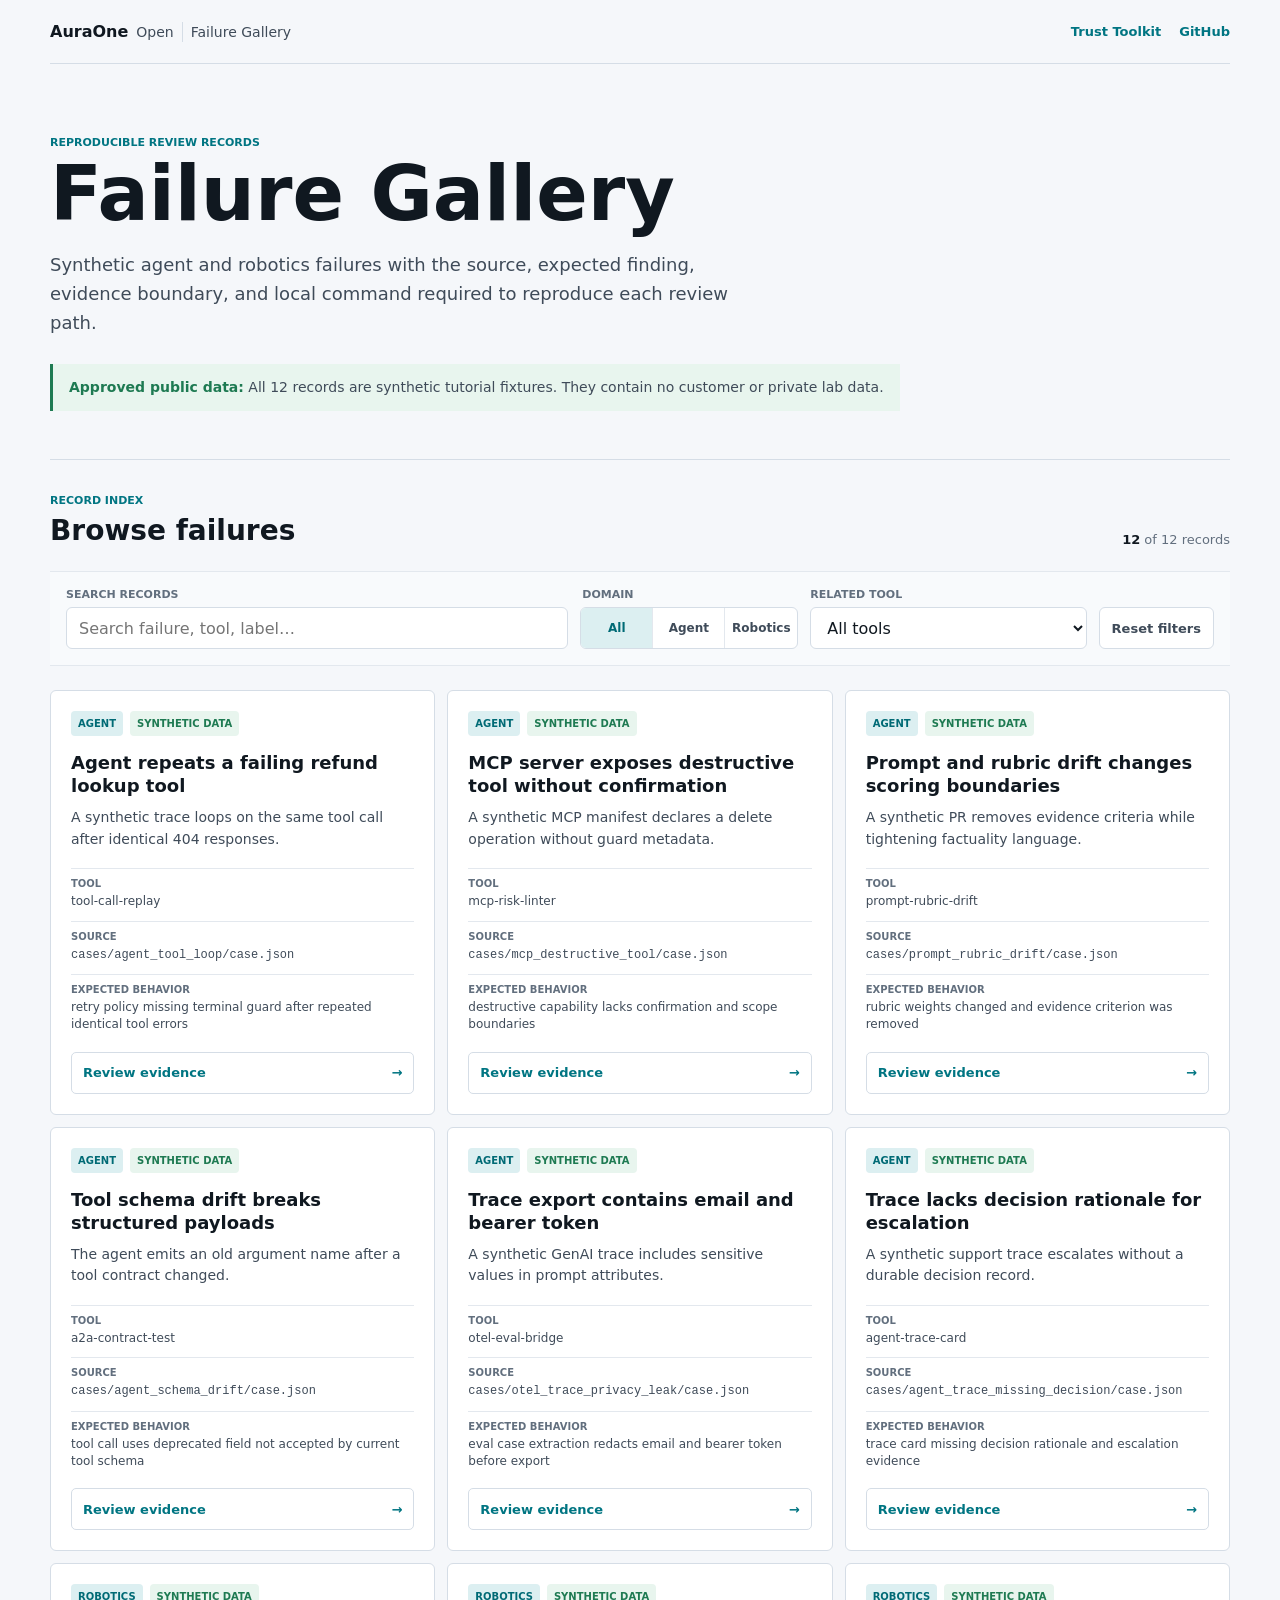
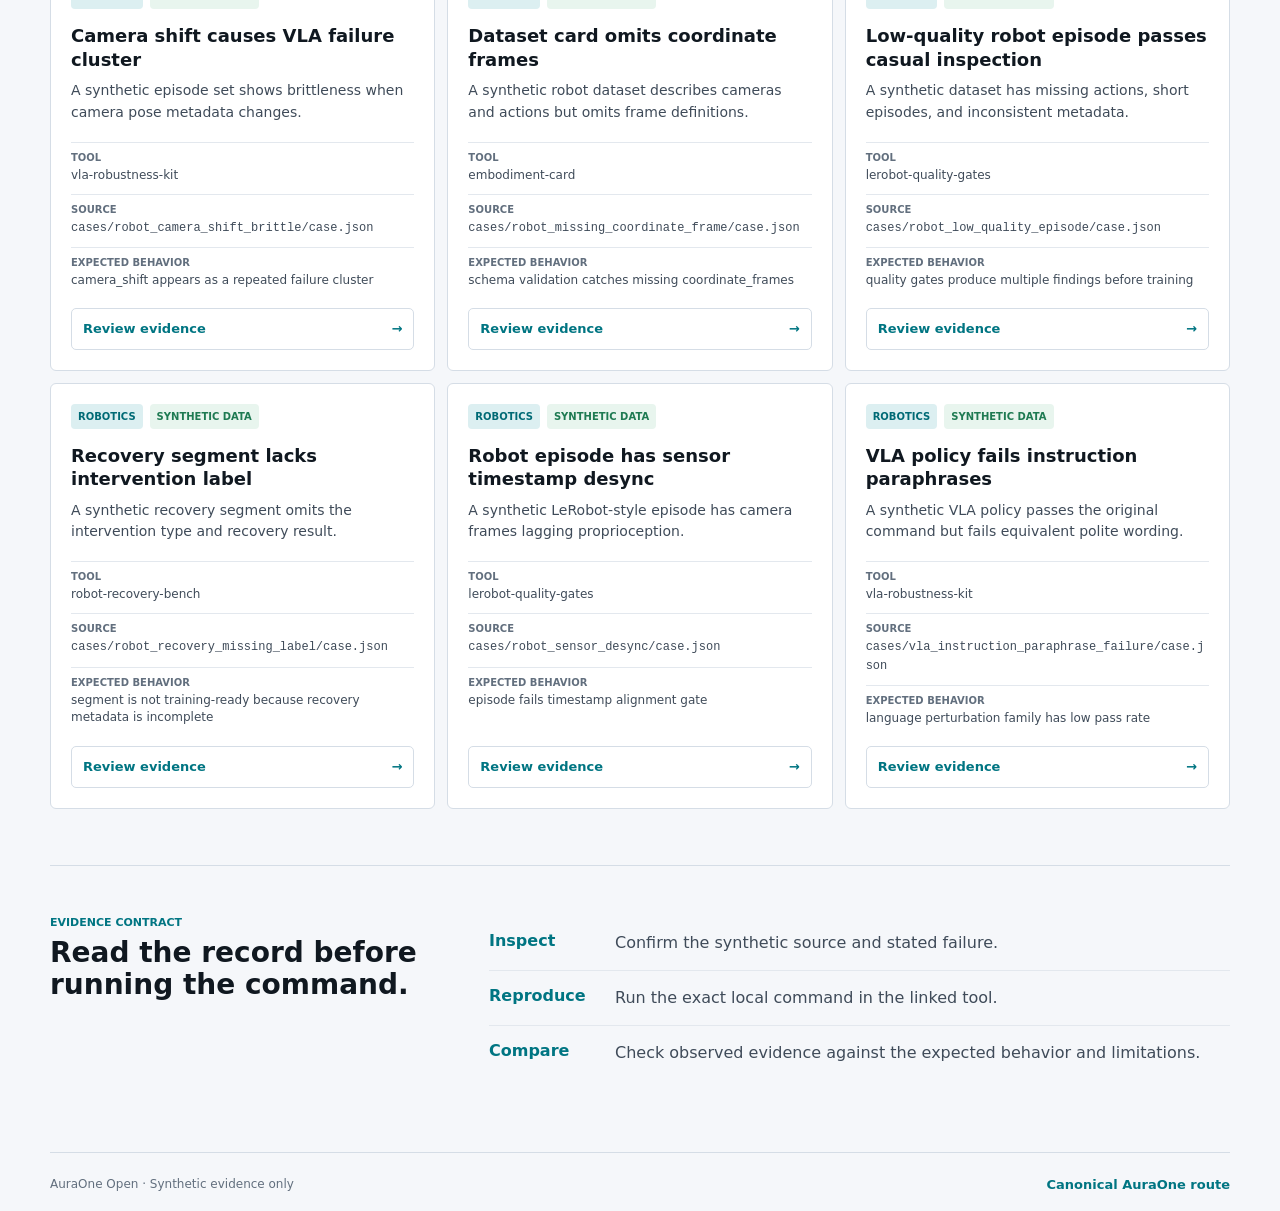
<file: docs/index.html>
<!doctype html>
<html lang="en">
<head>
  <meta charset="utf-8">
  <meta name="viewport" content="width=device-width, initial-scale=1">
  <meta name="description" content="AuraOne Failure Gallery publishes synthetic agent and robotics failures with reproducible local commands and review evidence.">
  <meta name="color-scheme" content="light">
  <title>Failure Gallery | AuraOne Open</title>
  <style>
* {
  box-sizing: border-box;
}

[hidden] {
  display: none !important;
}

:root {
  color-scheme: light;
  --canvas: #f5f7fa;
  --canvas-subtle: #f8fafc;
  --surface: #ffffff;
  --surface-inset: #eef2f6;
  --surface-hover: #f0f4f7;
  --surface-selected: #dceff1;
  --text: #101820;
  --text-secondary: #3f4b59;
  --text-muted: #626f7e;
  --text-faint: #8a95a3;
  --brand: #007582;
  --brand-hover: #006a75;
  --focus: #0b6cff;
  --border: #e3e8ee;
  --border-strong: #d5dde6;
  --border-emphasis: #b8c3cf;
  --success: #1e7a52;
  --success-bg: #e8f5ee;
  --warning: #8b5b00;
  --warning-bg: #fff5dc;
  font-family: Inter, ui-sans-serif, system-ui, -apple-system, BlinkMacSystemFont, "Segoe UI", sans-serif;
}

html {
  min-width: 320px;
  scroll-behavior: smooth;
  background: var(--canvas);
}

body {
  min-width: 320px;
  margin: 0;
  overflow-x: hidden;
  background: var(--canvas);
  color: var(--text);
}

button,
input,
select,
a {
  color: inherit;
  font: inherit;
  letter-spacing: 0;
}

button {
  cursor: pointer;
}

a {
  text-decoration: none;
}

:focus-visible {
  outline: 3px solid color-mix(in srgb, var(--focus) 28%, transparent);
  outline-offset: 2px;
}

.skip-link {
  position: fixed;
  top: 8px;
  left: 8px;
  z-index: 20;
  transform: translateY(-140%);
  border-radius: 4px;
  background: var(--text);
  color: white;
  padding: 10px 14px;
}

.skip-link:focus {
  transform: translateY(0);
}

.site-header,
main,
.site-footer {
  width: min(1180px, calc(100% - 40px));
  margin: 0 auto;
}

.site-header {
  display: flex;
  align-items: center;
  justify-content: space-between;
  gap: 20px;
  min-height: 64px;
  border-bottom: 1px solid var(--border-strong);
}

.brand,
.site-header nav,
.case-card__meta,
.case-action,
.dialog-shell > footer,
.site-footer {
  display: flex;
  align-items: center;
}

.brand {
  gap: 8px;
  min-width: 0;
  color: var(--text-secondary);
  font-size: 14px;
}

.brand strong {
  color: var(--text);
  font-size: 16px;
}

.brand-divider {
  width: 1px;
  height: 20px;
  background: var(--border-strong);
}

.site-header nav {
  gap: 18px;
}

.site-header nav a,
.site-footer a {
  color: var(--brand);
  font-size: 13px;
  font-weight: 700;
}

.intro {
  max-width: 850px;
  padding: 72px 0 48px;
}

.eyebrow {
  margin: 0 0 8px;
  color: var(--brand);
  font-size: 11px;
  font-weight: 800;
  text-transform: uppercase;
}

h1,
h2,
h3,
p,
dl,
dd {
  margin: 0;
}

h1 {
  font-size: 76px;
  line-height: 0.98;
}

.lede {
  max-width: 720px;
  margin-top: 20px;
  color: var(--text-secondary);
  font-size: 18px;
  line-height: 1.6;
}

.disclosure {
  margin-top: 26px;
  border-left: 3px solid var(--success);
  background: var(--success-bg);
  padding: 13px 16px;
  color: var(--text-secondary);
  font-size: 14px;
  line-height: 1.5;
}

.disclosure strong {
  color: var(--success);
}

.catalog {
  padding: 34px 0 56px;
  border-top: 1px solid var(--border-strong);
}

.catalog-heading {
  display: flex;
  align-items: end;
  justify-content: space-between;
  gap: 20px;
}

.catalog-heading h2,
.method h2 {
  font-size: 28px;
  line-height: 1.15;
}

.result-count {
  color: var(--text-muted);
  font-size: 13px;
}

.result-count strong {
  color: var(--text);
}

.filters {
  display: grid;
  grid-template-columns: minmax(220px, 1fr) auto minmax(190px, 0.55fr) auto;
  gap: 12px;
  align-items: end;
  margin: 24px 0;
  border-block: 1px solid var(--border);
  background: var(--canvas-subtle);
  padding: 16px;
}

.filters label > span,
.filters legend {
  display: block;
  margin-bottom: 6px;
  color: var(--text-muted);
  font-size: 11px;
  font-weight: 700;
  text-transform: uppercase;
}

.filters fieldset {
  min-width: 0;
  margin: 0;
  border: 0;
  padding: 0;
}

.search-field input,
.select-field select,
.reset-button {
  width: 100%;
  min-height: 42px;
  border: 1px solid var(--border-strong);
  border-radius: 6px;
  background: var(--surface);
  padding: 0 12px;
}

.search-field input:focus,
.select-field select:focus {
  border-color: var(--focus);
}

.segmented-control {
  display: grid;
  grid-template-columns: repeat(3, minmax(72px, 1fr));
  min-height: 42px;
  border: 1px solid var(--border-strong);
  border-radius: 6px;
  overflow: hidden;
  background: var(--surface);
}

.segmented-control label {
  position: relative;
  margin: 0;
}

.segmented-control input {
  position: absolute;
  opacity: 0;
}

.segmented-control label > span {
  display: grid;
  height: 40px;
  margin: 0;
  place-items: center;
  border-right: 1px solid var(--border);
  color: var(--text-secondary);
  font-size: 12px;
  font-weight: 700;
  text-transform: none;
}

.segmented-control label:last-child > span {
  border-right: 0;
}

.segmented-control input:checked + span {
  background: var(--surface-selected);
  color: var(--brand-hover);
}

.segmented-control input:focus-visible + span {
  outline: 3px solid color-mix(in srgb, var(--focus) 28%, transparent);
  outline-offset: -3px;
}

.reset-button {
  width: auto;
  color: var(--text-secondary);
  font-size: 13px;
  font-weight: 700;
}

.reset-button:hover {
  background: var(--surface-hover);
}

.case-grid {
  display: grid;
  grid-template-columns: repeat(3, minmax(0, 1fr));
  gap: 12px;
}

.case-card {
  display: flex;
  min-width: 0;
  flex-direction: column;
  border: 1px solid var(--border-strong);
  border-radius: 6px;
  background: var(--surface);
  padding: 20px;
}

.case-card:hover {
  border-color: var(--border-emphasis);
}

.case-card__meta {
  flex-wrap: wrap;
  gap: 7px;
}

.domain-label,
.data-label {
  display: inline-flex;
  align-items: center;
  min-height: 25px;
  border-radius: 4px;
  padding: 0 7px;
  font-size: 10px;
  font-weight: 800;
  text-transform: uppercase;
}

.domain-label {
  background: var(--surface-selected);
  color: var(--brand-hover);
}

.data-label {
  background: var(--success-bg);
  color: var(--success);
}

.case-card h2 {
  margin-top: 15px;
  overflow-wrap: anywhere;
  font-size: 18px;
  line-height: 1.3;
}

.case-card > p {
  margin-top: 9px;
  color: var(--text-secondary);
  font-size: 14px;
  line-height: 1.55;
}

.case-card dl {
  display: grid;
  gap: 10px;
  margin: 18px 0;
}

.case-card dl div {
  border-top: 1px solid var(--border);
  padding-top: 9px;
}

.case-card dt,
.record-section h3 {
  color: var(--text-muted);
  font-size: 10px;
  font-weight: 800;
  text-transform: uppercase;
}

.case-card dd {
  margin-top: 4px;
  overflow-wrap: anywhere;
  color: var(--text-secondary);
  font-size: 12px;
  line-height: 1.45;
}

code {
  font-family: "IBM Plex Mono", "SFMono-Regular", Menlo, Consolas, monospace;
}

.case-action {
  justify-content: space-between;
  width: 100%;
  min-height: 42px;
  margin-top: auto;
  border: 1px solid var(--border-strong);
  border-radius: 5px;
  background: var(--surface);
  padding: 0 11px;
  color: var(--brand);
  font-size: 13px;
  font-weight: 750;
}

.case-action:hover {
  border-color: var(--brand);
  background: var(--surface-selected);
}

.no-results {
  border: 1px dashed var(--border-emphasis);
  border-radius: 6px;
  padding: 48px 20px;
  color: var(--text-secondary);
  text-align: center;
}

.no-results p {
  margin-top: 6px;
  color: var(--text-muted);
  font-size: 13px;
}

.method {
  display: grid;
  grid-template-columns: minmax(0, 0.7fr) minmax(0, 1.3fr);
  gap: 40px;
  padding: 50px 0 72px;
  border-top: 1px solid var(--border-strong);
}

.method ol {
  display: grid;
  gap: 0;
  margin: 0;
  padding: 0;
  list-style: none;
}

.method li {
  display: grid;
  grid-template-columns: 110px minmax(0, 1fr);
  gap: 16px;
  border-top: 1px solid var(--border);
  padding: 15px 0;
}

.method li:first-child {
  border-top: 0;
}

.method li strong {
  color: var(--brand);
}

.method li span {
  color: var(--text-secondary);
  line-height: 1.5;
}

.site-footer {
  justify-content: space-between;
  gap: 20px;
  min-height: 64px;
  border-top: 1px solid var(--border-strong);
  color: var(--text-muted);
  font-size: 12px;
}

.case-dialog {
  width: min(760px, calc(100% - 24px));
  max-height: calc(100vh - 24px);
  margin: auto;
  overflow: hidden;
  border: 1px solid var(--border-emphasis);
  border-radius: 8px;
  background: var(--surface);
  padding: 0;
  color: var(--text);
}

.case-dialog::backdrop {
  background: rgb(16 24 32 / 0.52);
}

.dialog-shell {
  display: grid;
  grid-template-rows: auto minmax(0, 1fr) auto;
  max-height: calc(100vh - 24px);
}

.dialog-shell > header {
  display: flex;
  align-items: flex-start;
  justify-content: space-between;
  gap: 16px;
  border-bottom: 1px solid var(--border);
  padding: 20px 22px;
}

.dialog-shell > header h2 {
  font-size: 22px;
  line-height: 1.25;
}

.icon-button {
  display: grid;
  flex: 0 0 auto;
  width: 40px;
  height: 40px;
  place-items: center;
  border: 1px solid var(--border-strong);
  border-radius: 5px;
  background: var(--surface);
  font-size: 24px;
  line-height: 1;
}

.dialog-body {
  display: grid;
  gap: 20px;
  overflow-y: auto;
  padding: 22px;
}

.record-grid {
  display: grid;
  grid-template-columns: repeat(2, minmax(0, 1fr));
  gap: 10px;
}

.record-section {
  min-width: 0;
  border-left: 2px solid var(--border-strong);
  padding-left: 12px;
}

.record-section p {
  margin-top: 5px;
  overflow-wrap: anywhere;
  color: var(--text-secondary);
  font-size: 14px;
  line-height: 1.55;
}

.record-section.limitations {
  border-left-color: #dfc273;
  background: var(--warning-bg);
  padding: 12px 14px;
}

.command-block {
  display: grid;
  grid-template-columns: minmax(0, 1fr) auto;
  margin-top: 8px;
  overflow: hidden;
  border-radius: 6px;
  background: #111820;
}

.command-block code {
  overflow-x: auto;
  padding: 14px;
  color: #e8eef5;
  font-size: 12px;
  line-height: 1.5;
  white-space: nowrap;
}

.command-block button {
  min-width: 108px;
  border: 0;
  border-left: 1px solid #3f4b59;
  background: #1c2732;
  color: white;
  font-size: 12px;
  font-weight: 700;
}

.dialog-shell > footer {
  justify-content: space-between;
  gap: 12px;
  border-top: 1px solid var(--border);
  background: var(--canvas-subtle);
  padding: 14px 22px;
}

.dialog-shell > footer a {
  color: var(--brand);
  font-size: 13px;
  font-weight: 700;
}

.secondary-button {
  min-height: 40px;
  border: 1px solid var(--border-strong);
  border-radius: 5px;
  background: var(--surface);
  padding: 0 14px;
  font-weight: 700;
}

@media (max-width: 940px) {
  .filters {
    grid-template-columns: 1fr 1fr;
  }

  .case-grid {
    grid-template-columns: repeat(2, minmax(0, 1fr));
  }
}

@media (max-width: 680px) {
  .site-header,
  main,
  .site-footer {
    width: min(100% - 24px, 1180px);
  }

  .site-header {
    align-items: flex-start;
    flex-direction: column;
    padding: 13px 0;
  }

  .site-header nav {
    flex-wrap: wrap;
  }

  .intro {
    padding: 48px 0 36px;
  }

  h1 {
    font-size: 44px;
  }

  .catalog-heading,
  .method,
  .site-footer {
    align-items: flex-start;
    grid-template-columns: 1fr;
  }

  .catalog-heading {
    flex-direction: column;
  }

  .filters,
  .case-grid {
    grid-template-columns: 1fr;
  }

  .filters {
    padding: 12px;
  }

  .search-field input,
  .select-field select,
  .reset-button,
  .segmented-control,
  .case-action {
    min-height: 44px;
  }

  .method {
    gap: 20px;
  }

  .site-footer {
    display: grid;
    padding: 16px 0;
  }

  .record-grid {
    grid-template-columns: 1fr;
  }

  .command-block {
    grid-template-columns: 1fr;
  }

  .command-block button {
    min-height: 44px;
    border-top: 1px solid #3f4b59;
    border-left: 0;
  }
}

@media (max-width: 400px) {
  .brand {
    flex-wrap: wrap;
  }

  .segmented-control {
    grid-template-columns: 1fr;
  }

  .segmented-control label > span {
    border-right: 0;
    border-bottom: 1px solid var(--border);
  }

  .segmented-control label:last-child > span {
    border-bottom: 0;
  }

  .dialog-shell > header,
  .dialog-body,
  .dialog-shell > footer {
    padding-inline: 14px;
  }
}

@media (prefers-reduced-motion: reduce) {
  html {
    scroll-behavior: auto;
  }
}

  </style>
</head>
<body>
  <a class="skip-link" href="#case-index">Skip to failure records</a>
  <header class="site-header">
    <a class="brand" href="https://www.auraone.ai/open">
      <strong>AuraOne</strong>
      <span>Open</span>
      <span class="brand-divider" aria-hidden="true"></span>
      <span>Failure Gallery</span>
    </a>
    <nav aria-label="Open source links">
      <a href="https://www.auraone.ai/open/trust-toolkit">Trust Toolkit</a>
      <a href="https://github.com/auraoneai/failure-gallery">GitHub</a>
    </nav>
  </header>

  <main>
    <section class="intro" aria-labelledby="page-title">
      <p class="eyebrow">Reproducible review records</p>
      <h1 id="page-title">Failure Gallery</h1>
      <p class="lede">
        Synthetic agent and robotics failures with the source, expected finding,
        evidence boundary, and local command required to reproduce each review path.
      </p>
      <div class="disclosure" role="note">
        <strong>Approved public data:</strong>
        All 12 records are synthetic tutorial fixtures. They contain no customer or private lab data.
      </div>
    </section>

    <section class="catalog" id="case-index" aria-labelledby="catalog-title">
      <div class="catalog-heading">
        <div>
          <p class="eyebrow">Record index</p>
          <h2 id="catalog-title">Browse failures</h2>
        </div>
        <p class="result-count" aria-live="polite"><strong data-visible-count>12</strong> of 12 records</p>
      </div>

      <form class="filters" role="search" data-filters>
        <label class="search-field">
          <span>Search records</span>
          <input type="search" name="query" placeholder="Search failure, tool, label…" autocomplete="off">
        </label>
        <fieldset>
          <legend>Domain</legend>
          <div class="segmented-control">
            <label><input type="radio" name="domain" value="all" checked><span>All</span></label>
            <label><input type="radio" name="domain" value="agent"><span>Agent</span></label>
            <label><input type="radio" name="domain" value="robotics"><span>Robotics</span></label>
          </div>
        </fieldset>
        <label class="select-field">
          <span>Related tool</span>
          <select name="tool">
            <option value="all">All tools</option>
          <option value="a2a-contract-test">a2a-contract-test</option>
          <option value="agent-trace-card">agent-trace-card</option>
          <option value="embodiment-card">embodiment-card</option>
          <option value="lerobot-quality-gates">lerobot-quality-gates</option>
          <option value="mcp-risk-linter">mcp-risk-linter</option>
          <option value="otel-eval-bridge">otel-eval-bridge</option>
          <option value="prompt-rubric-drift">prompt-rubric-drift</option>
          <option value="robot-recovery-bench">robot-recovery-bench</option>
          <option value="tool-call-replay">tool-call-replay</option>
          <option value="vla-robustness-kit">vla-robustness-kit</option>
          </select>
        </label>
        <button class="reset-button" type="reset">Reset filters</button>
      </form>

      <div class="case-grid" data-case-grid>

      <article class="case-card" id="agent_tool_loop" data-case data-domain="agent" data-tool="tool-call-replay" data-search="agent_tool_loop agent agent repeats a failing refund lookup tool a synthetic trace loops on the same tool call after identical 404 responses. tool-call-loop retry policy missing terminal guard after repeated identical tool errors tool-call-replay">
        <div class="case-card__meta">
          <span class="domain-label">agent</span>
          <span class="data-label">Synthetic data</span>
        </div>
        <h2>Agent repeats a failing refund lookup tool</h2>
        <p>A synthetic trace loops on the same tool call after identical 404 responses.</p>
        <dl>
          <div><dt>Tool</dt><dd>tool-call-replay</dd></div>
          <div><dt>Source</dt><dd><code>cases/agent_tool_loop/case.json</code></dd></div>
          <div><dt>Expected behavior</dt><dd>retry policy missing terminal guard after repeated identical tool errors</dd></div>
        </dl>
        <button class="case-action" type="button" data-open-case="agent_tool_loop" aria-haspopup="dialog">
          Review evidence
          <span aria-hidden="true">→</span>
        </button>
      </article>

      <article class="case-card" id="mcp_destructive_tool" data-case data-domain="agent" data-tool="mcp-risk-linter" data-search="mcp_destructive_tool agent mcp server exposes destructive tool without confirmation a synthetic mcp manifest declares a delete operation without guard metadata. mcp-risk destructive capability lacks confirmation and scope boundaries mcp-risk-linter">
        <div class="case-card__meta">
          <span class="domain-label">agent</span>
          <span class="data-label">Synthetic data</span>
        </div>
        <h2>MCP server exposes destructive tool without confirmation</h2>
        <p>A synthetic MCP manifest declares a delete operation without guard metadata.</p>
        <dl>
          <div><dt>Tool</dt><dd>mcp-risk-linter</dd></div>
          <div><dt>Source</dt><dd><code>cases/mcp_destructive_tool/case.json</code></dd></div>
          <div><dt>Expected behavior</dt><dd>destructive capability lacks confirmation and scope boundaries</dd></div>
        </dl>
        <button class="case-action" type="button" data-open-case="mcp_destructive_tool" aria-haspopup="dialog">
          Review evidence
          <span aria-hidden="true">→</span>
        </button>
      </article>

      <article class="case-card" id="prompt_rubric_drift" data-case data-domain="agent" data-tool="prompt-rubric-drift" data-search="prompt_rubric_drift agent prompt and rubric drift changes scoring boundaries a synthetic pr removes evidence criteria while tightening factuality language. rubric-drift rubric weights changed and evidence criterion was removed prompt-rubric-drift">
        <div class="case-card__meta">
          <span class="domain-label">agent</span>
          <span class="data-label">Synthetic data</span>
        </div>
        <h2>Prompt and rubric drift changes scoring boundaries</h2>
        <p>A synthetic PR removes evidence criteria while tightening factuality language.</p>
        <dl>
          <div><dt>Tool</dt><dd>prompt-rubric-drift</dd></div>
          <div><dt>Source</dt><dd><code>cases/prompt_rubric_drift/case.json</code></dd></div>
          <div><dt>Expected behavior</dt><dd>rubric weights changed and evidence criterion was removed</dd></div>
        </dl>
        <button class="case-action" type="button" data-open-case="prompt_rubric_drift" aria-haspopup="dialog">
          Review evidence
          <span aria-hidden="true">→</span>
        </button>
      </article>

      <article class="case-card" id="agent_schema_drift" data-case data-domain="agent" data-tool="a2a-contract-test" data-search="agent_schema_drift agent tool schema drift breaks structured payloads the agent emits an old argument name after a tool contract changed. schema-drift tool call uses deprecated field not accepted by current tool schema a2a-contract-test">
        <div class="case-card__meta">
          <span class="domain-label">agent</span>
          <span class="data-label">Synthetic data</span>
        </div>
        <h2>Tool schema drift breaks structured payloads</h2>
        <p>The agent emits an old argument name after a tool contract changed.</p>
        <dl>
          <div><dt>Tool</dt><dd>a2a-contract-test</dd></div>
          <div><dt>Source</dt><dd><code>cases/agent_schema_drift/case.json</code></dd></div>
          <div><dt>Expected behavior</dt><dd>tool call uses deprecated field not accepted by current tool schema</dd></div>
        </dl>
        <button class="case-action" type="button" data-open-case="agent_schema_drift" aria-haspopup="dialog">
          Review evidence
          <span aria-hidden="true">→</span>
        </button>
      </article>

      <article class="case-card" id="otel_trace_privacy_leak" data-case data-domain="agent" data-tool="otel-eval-bridge" data-search="otel_trace_privacy_leak agent trace export contains email and bearer token a synthetic genai trace includes sensitive values in prompt attributes. trace-redaction eval case extraction redacts email and bearer token before export otel-eval-bridge">
        <div class="case-card__meta">
          <span class="domain-label">agent</span>
          <span class="data-label">Synthetic data</span>
        </div>
        <h2>Trace export contains email and bearer token</h2>
        <p>A synthetic GenAI trace includes sensitive values in prompt attributes.</p>
        <dl>
          <div><dt>Tool</dt><dd>otel-eval-bridge</dd></div>
          <div><dt>Source</dt><dd><code>cases/otel_trace_privacy_leak/case.json</code></dd></div>
          <div><dt>Expected behavior</dt><dd>eval case extraction redacts email and bearer token before export</dd></div>
        </dl>
        <button class="case-action" type="button" data-open-case="otel_trace_privacy_leak" aria-haspopup="dialog">
          Review evidence
          <span aria-hidden="true">→</span>
        </button>
      </article>

      <article class="case-card" id="agent_trace_missing_decision" data-case data-domain="agent" data-tool="agent-trace-card" data-search="agent_trace_missing_decision agent trace lacks decision rationale for escalation a synthetic support trace escalates without a durable decision record. trace-card-gap trace card missing decision rationale and escalation evidence agent-trace-card">
        <div class="case-card__meta">
          <span class="domain-label">agent</span>
          <span class="data-label">Synthetic data</span>
        </div>
        <h2>Trace lacks decision rationale for escalation</h2>
        <p>A synthetic support trace escalates without a durable decision record.</p>
        <dl>
          <div><dt>Tool</dt><dd>agent-trace-card</dd></div>
          <div><dt>Source</dt><dd><code>cases/agent_trace_missing_decision/case.json</code></dd></div>
          <div><dt>Expected behavior</dt><dd>trace card missing decision rationale and escalation evidence</dd></div>
        </dl>
        <button class="case-action" type="button" data-open-case="agent_trace_missing_decision" aria-haspopup="dialog">
          Review evidence
          <span aria-hidden="true">→</span>
        </button>
      </article>

      <article class="case-card" id="robot_camera_shift_brittle" data-case data-domain="robotics" data-tool="vla-robustness-kit" data-search="robot_camera_shift_brittle robotics camera shift causes vla failure cluster a synthetic episode set shows brittleness when camera pose metadata changes. vision-robustness camera_shift appears as a repeated failure cluster vla-robustness-kit">
        <div class="case-card__meta">
          <span class="domain-label">robotics</span>
          <span class="data-label">Synthetic data</span>
        </div>
        <h2>Camera shift causes VLA failure cluster</h2>
        <p>A synthetic episode set shows brittleness when camera pose metadata changes.</p>
        <dl>
          <div><dt>Tool</dt><dd>vla-robustness-kit</dd></div>
          <div><dt>Source</dt><dd><code>cases/robot_camera_shift_brittle/case.json</code></dd></div>
          <div><dt>Expected behavior</dt><dd>camera_shift appears as a repeated failure cluster</dd></div>
        </dl>
        <button class="case-action" type="button" data-open-case="robot_camera_shift_brittle" aria-haspopup="dialog">
          Review evidence
          <span aria-hidden="true">→</span>
        </button>
      </article>

      <article class="case-card" id="robot_missing_coordinate_frame" data-case data-domain="robotics" data-tool="embodiment-card" data-search="robot_missing_coordinate_frame robotics dataset card omits coordinate frames a synthetic robot dataset describes cameras and actions but omits frame definitions. embodiment-metadata-gap schema validation catches missing coordinate_frames embodiment-card">
        <div class="case-card__meta">
          <span class="domain-label">robotics</span>
          <span class="data-label">Synthetic data</span>
        </div>
        <h2>Dataset card omits coordinate frames</h2>
        <p>A synthetic robot dataset describes cameras and actions but omits frame definitions.</p>
        <dl>
          <div><dt>Tool</dt><dd>embodiment-card</dd></div>
          <div><dt>Source</dt><dd><code>cases/robot_missing_coordinate_frame/case.json</code></dd></div>
          <div><dt>Expected behavior</dt><dd>schema validation catches missing coordinate_frames</dd></div>
        </dl>
        <button class="case-action" type="button" data-open-case="robot_missing_coordinate_frame" aria-haspopup="dialog">
          Review evidence
          <span aria-hidden="true">→</span>
        </button>
      </article>

      <article class="case-card" id="robot_low_quality_episode" data-case data-domain="robotics" data-tool="lerobot-quality-gates" data-search="robot_low_quality_episode robotics low-quality robot episode passes casual inspection a synthetic dataset has missing actions, short episodes, and inconsistent metadata. dataset-quality quality gates produce multiple findings before training lerobot-quality-gates">
        <div class="case-card__meta">
          <span class="domain-label">robotics</span>
          <span class="data-label">Synthetic data</span>
        </div>
        <h2>Low-quality robot episode passes casual inspection</h2>
        <p>A synthetic dataset has missing actions, short episodes, and inconsistent metadata.</p>
        <dl>
          <div><dt>Tool</dt><dd>lerobot-quality-gates</dd></div>
          <div><dt>Source</dt><dd><code>cases/robot_low_quality_episode/case.json</code></dd></div>
          <div><dt>Expected behavior</dt><dd>quality gates produce multiple findings before training</dd></div>
        </dl>
        <button class="case-action" type="button" data-open-case="robot_low_quality_episode" aria-haspopup="dialog">
          Review evidence
          <span aria-hidden="true">→</span>
        </button>
      </article>

      <article class="case-card" id="robot_recovery_missing_label" data-case data-domain="robotics" data-tool="robot-recovery-bench" data-search="robot_recovery_missing_label robotics recovery segment lacks intervention label a synthetic recovery segment omits the intervention type and recovery result. recovery-label-gap segment is not training-ready because recovery metadata is incomplete robot-recovery-bench">
        <div class="case-card__meta">
          <span class="domain-label">robotics</span>
          <span class="data-label">Synthetic data</span>
        </div>
        <h2>Recovery segment lacks intervention label</h2>
        <p>A synthetic recovery segment omits the intervention type and recovery result.</p>
        <dl>
          <div><dt>Tool</dt><dd>robot-recovery-bench</dd></div>
          <div><dt>Source</dt><dd><code>cases/robot_recovery_missing_label/case.json</code></dd></div>
          <div><dt>Expected behavior</dt><dd>segment is not training-ready because recovery metadata is incomplete</dd></div>
        </dl>
        <button class="case-action" type="button" data-open-case="robot_recovery_missing_label" aria-haspopup="dialog">
          Review evidence
          <span aria-hidden="true">→</span>
        </button>
      </article>

      <article class="case-card" id="robot_sensor_desync" data-case data-domain="robotics" data-tool="lerobot-quality-gates" data-search="robot_sensor_desync robotics robot episode has sensor timestamp desync a synthetic lerobot-style episode has camera frames lagging proprioception. sensor-desync episode fails timestamp alignment gate lerobot-quality-gates">
        <div class="case-card__meta">
          <span class="domain-label">robotics</span>
          <span class="data-label">Synthetic data</span>
        </div>
        <h2>Robot episode has sensor timestamp desync</h2>
        <p>A synthetic LeRobot-style episode has camera frames lagging proprioception.</p>
        <dl>
          <div><dt>Tool</dt><dd>lerobot-quality-gates</dd></div>
          <div><dt>Source</dt><dd><code>cases/robot_sensor_desync/case.json</code></dd></div>
          <div><dt>Expected behavior</dt><dd>episode fails timestamp alignment gate</dd></div>
        </dl>
        <button class="case-action" type="button" data-open-case="robot_sensor_desync" aria-haspopup="dialog">
          Review evidence
          <span aria-hidden="true">→</span>
        </button>
      </article>

      <article class="case-card" id="vla_instruction_paraphrase_failure" data-case data-domain="robotics" data-tool="vla-robustness-kit" data-search="vla_instruction_paraphrase_failure robotics vla policy fails instruction paraphrases a synthetic vla policy passes the original command but fails equivalent polite wording. language-robustness language perturbation family has low pass rate vla-robustness-kit">
        <div class="case-card__meta">
          <span class="domain-label">robotics</span>
          <span class="data-label">Synthetic data</span>
        </div>
        <h2>VLA policy fails instruction paraphrases</h2>
        <p>A synthetic VLA policy passes the original command but fails equivalent polite wording.</p>
        <dl>
          <div><dt>Tool</dt><dd>vla-robustness-kit</dd></div>
          <div><dt>Source</dt><dd><code>cases/vla_instruction_paraphrase_failure/case.json</code></dd></div>
          <div><dt>Expected behavior</dt><dd>language perturbation family has low pass rate</dd></div>
        </dl>
        <button class="case-action" type="button" data-open-case="vla_instruction_paraphrase_failure" aria-haspopup="dialog">
          Review evidence
          <span aria-hidden="true">→</span>
        </button>
      </article>
      </div>
      <div class="no-results" data-no-results hidden>
        <strong>No matching records</strong>
        <p>Clear filters or search for a domain, tool, review label, or expected finding.</p>
      </div>
    </section>

    <section class="method" aria-labelledby="method-title">
      <div>
        <p class="eyebrow">Evidence contract</p>
        <h2 id="method-title">Read the record before running the command.</h2>
      </div>
      <ol>
        <li><strong>Inspect</strong><span>Confirm the synthetic source and stated failure.</span></li>
        <li><strong>Reproduce</strong><span>Run the exact local command in the linked tool.</span></li>
        <li><strong>Compare</strong><span>Check observed evidence against the expected behavior and limitations.</span></li>
      </ol>
    </section>
  </main>

  <footer class="site-footer">
    <span>AuraOne Open · Synthetic evidence only</span>
    <a href="https://www.auraone.ai/open/robotics-studio/failure-gallery">Canonical AuraOne route</a>
  </footer>


    <dialog class="case-dialog" id="dialog-agent_tool_loop" aria-labelledby="dialog-agent_tool_loop-title">
      <div class="dialog-shell">
        <header>
          <div>
            <p class="eyebrow">agent failure record</p>
            <h2 id="dialog-agent_tool_loop-title">Agent repeats a failing refund lookup tool</h2>
          </div>
          <button class="icon-button" type="button" data-close-dialog aria-label="Close failure record">×</button>
        </header>
        <div class="dialog-body">
          <section class="record-section" aria-labelledby="failure-agent_tool_loop">
            <h3 id="failure-agent_tool_loop">Failure</h3>
            <p>A synthetic trace loops on the same tool call after identical 404 responses.</p>
          </section>
          <div class="record-grid">
            <section class="record-section">
              <h3>Domain</h3>
              <p>agent</p>
            </section>
            <section class="record-section">
              <h3>Related tool</h3>
              <p>tool-call-replay</p>
            </section>
            <section class="record-section">
              <h3>Review label</h3>
              <p><code>tool-call-loop</code></p>
            </section>
            <section class="record-section">
              <h3>Source</h3>
              <p><code>cases/agent_tool_loop/case.json</code></p>
            </section>
          </div>
          <section class="record-section">
            <h3>Expected behavior</h3>
            <p>retry policy missing terminal guard after repeated identical tool errors</p>
          </section>
          <section class="record-section">
            <h3>Evidence</h3>
            <p>
              The fixture is designed to produce the <code>tool-call-loop</code>
              finding when reviewed with tool-call-replay. Compare the tool output with the expected
              behavior above; no production result is asserted by this gallery.
            </p>
          </section>
          <section class="record-section">
            <h3>Reproduce locally</h3>
            <div class="command-block">
              <code>tool-call-replay run examples/failed_refund_trace.json --scenario examples/refund_scenario.yaml</code>
              <button type="button" data-copy-command="tool-call-replay run examples/failed_refund_trace.json --scenario examples/refund_scenario.yaml">Copy command</button>
            </div>
          </section>
          <section class="record-section limitations">
            <h3>Limitations</h3>
            <p>Synthetic tutorial evidence only. This record does not represent a customer incident, production benchmark, or validated model comparison.</p>
          </section>
        </div>
        <footer>
          <a href="#agent_tool_loop" data-copy-record-link>Link to this record</a>
          <button class="secondary-button" type="button" data-close-dialog>Done</button>
        </footer>
      </div>
    </dialog>

    <dialog class="case-dialog" id="dialog-mcp_destructive_tool" aria-labelledby="dialog-mcp_destructive_tool-title">
      <div class="dialog-shell">
        <header>
          <div>
            <p class="eyebrow">agent failure record</p>
            <h2 id="dialog-mcp_destructive_tool-title">MCP server exposes destructive tool without confirmation</h2>
          </div>
          <button class="icon-button" type="button" data-close-dialog aria-label="Close failure record">×</button>
        </header>
        <div class="dialog-body">
          <section class="record-section" aria-labelledby="failure-mcp_destructive_tool">
            <h3 id="failure-mcp_destructive_tool">Failure</h3>
            <p>A synthetic MCP manifest declares a delete operation without guard metadata.</p>
          </section>
          <div class="record-grid">
            <section class="record-section">
              <h3>Domain</h3>
              <p>agent</p>
            </section>
            <section class="record-section">
              <h3>Related tool</h3>
              <p>mcp-risk-linter</p>
            </section>
            <section class="record-section">
              <h3>Review label</h3>
              <p><code>mcp-risk</code></p>
            </section>
            <section class="record-section">
              <h3>Source</h3>
              <p><code>cases/mcp_destructive_tool/case.json</code></p>
            </section>
          </div>
          <section class="record-section">
            <h3>Expected behavior</h3>
            <p>destructive capability lacks confirmation and scope boundaries</p>
          </section>
          <section class="record-section">
            <h3>Evidence</h3>
            <p>
              The fixture is designed to produce the <code>mcp-risk</code>
              finding when reviewed with mcp-risk-linter. Compare the tool output with the expected
              behavior above; no production result is asserted by this gallery.
            </p>
          </section>
          <section class="record-section">
            <h3>Reproduce locally</h3>
            <div class="command-block">
              <code>mcp-risk-linter lint examples/risky_server.json --out report.md</code>
              <button type="button" data-copy-command="mcp-risk-linter lint examples/risky_server.json --out report.md">Copy command</button>
            </div>
          </section>
          <section class="record-section limitations">
            <h3>Limitations</h3>
            <p>Synthetic tutorial evidence only. This record does not represent a customer incident, production benchmark, or validated model comparison.</p>
          </section>
        </div>
        <footer>
          <a href="#mcp_destructive_tool" data-copy-record-link>Link to this record</a>
          <button class="secondary-button" type="button" data-close-dialog>Done</button>
        </footer>
      </div>
    </dialog>

    <dialog class="case-dialog" id="dialog-prompt_rubric_drift" aria-labelledby="dialog-prompt_rubric_drift-title">
      <div class="dialog-shell">
        <header>
          <div>
            <p class="eyebrow">agent failure record</p>
            <h2 id="dialog-prompt_rubric_drift-title">Prompt and rubric drift changes scoring boundaries</h2>
          </div>
          <button class="icon-button" type="button" data-close-dialog aria-label="Close failure record">×</button>
        </header>
        <div class="dialog-body">
          <section class="record-section" aria-labelledby="failure-prompt_rubric_drift">
            <h3 id="failure-prompt_rubric_drift">Failure</h3>
            <p>A synthetic PR removes evidence criteria while tightening factuality language.</p>
          </section>
          <div class="record-grid">
            <section class="record-section">
              <h3>Domain</h3>
              <p>agent</p>
            </section>
            <section class="record-section">
              <h3>Related tool</h3>
              <p>prompt-rubric-drift</p>
            </section>
            <section class="record-section">
              <h3>Review label</h3>
              <p><code>rubric-drift</code></p>
            </section>
            <section class="record-section">
              <h3>Source</h3>
              <p><code>cases/prompt_rubric_drift/case.json</code></p>
            </section>
          </div>
          <section class="record-section">
            <h3>Expected behavior</h3>
            <p>rubric weights changed and evidence criterion was removed</p>
          </section>
          <section class="record-section">
            <h3>Evidence</h3>
            <p>
              The fixture is designed to produce the <code>rubric-drift</code>
              finding when reviewed with prompt-rubric-drift. Compare the tool output with the expected
              behavior above; no production result is asserted by this gallery.
            </p>
          </section>
          <section class="record-section">
            <h3>Reproduce locally</h3>
            <div class="command-block">
              <code>prompt-rubric-drift compare examples/before examples/after --out report.md</code>
              <button type="button" data-copy-command="prompt-rubric-drift compare examples/before examples/after --out report.md">Copy command</button>
            </div>
          </section>
          <section class="record-section limitations">
            <h3>Limitations</h3>
            <p>Synthetic tutorial evidence only. This record does not represent a customer incident, production benchmark, or validated model comparison.</p>
          </section>
        </div>
        <footer>
          <a href="#prompt_rubric_drift" data-copy-record-link>Link to this record</a>
          <button class="secondary-button" type="button" data-close-dialog>Done</button>
        </footer>
      </div>
    </dialog>

    <dialog class="case-dialog" id="dialog-agent_schema_drift" aria-labelledby="dialog-agent_schema_drift-title">
      <div class="dialog-shell">
        <header>
          <div>
            <p class="eyebrow">agent failure record</p>
            <h2 id="dialog-agent_schema_drift-title">Tool schema drift breaks structured payloads</h2>
          </div>
          <button class="icon-button" type="button" data-close-dialog aria-label="Close failure record">×</button>
        </header>
        <div class="dialog-body">
          <section class="record-section" aria-labelledby="failure-agent_schema_drift">
            <h3 id="failure-agent_schema_drift">Failure</h3>
            <p>The agent emits an old argument name after a tool contract changed.</p>
          </section>
          <div class="record-grid">
            <section class="record-section">
              <h3>Domain</h3>
              <p>agent</p>
            </section>
            <section class="record-section">
              <h3>Related tool</h3>
              <p>a2a-contract-test</p>
            </section>
            <section class="record-section">
              <h3>Review label</h3>
              <p><code>schema-drift</code></p>
            </section>
            <section class="record-section">
              <h3>Source</h3>
              <p><code>cases/agent_schema_drift/case.json</code></p>
            </section>
          </div>
          <section class="record-section">
            <h3>Expected behavior</h3>
            <p>tool call uses deprecated field not accepted by current tool schema</p>
          </section>
          <section class="record-section">
            <h3>Evidence</h3>
            <p>
              The fixture is designed to produce the <code>schema-drift</code>
              finding when reviewed with a2a-contract-test. Compare the tool output with the expected
              behavior above; no production result is asserted by this gallery.
            </p>
          </section>
          <section class="record-section">
            <h3>Reproduce locally</h3>
            <div class="command-block">
              <code>a2a-contract-test run --agent-card examples/failing_agent/agent-card.json</code>
              <button type="button" data-copy-command="a2a-contract-test run --agent-card examples/failing_agent/agent-card.json">Copy command</button>
            </div>
          </section>
          <section class="record-section limitations">
            <h3>Limitations</h3>
            <p>Synthetic tutorial evidence only. This record does not represent a customer incident, production benchmark, or validated model comparison.</p>
          </section>
        </div>
        <footer>
          <a href="#agent_schema_drift" data-copy-record-link>Link to this record</a>
          <button class="secondary-button" type="button" data-close-dialog>Done</button>
        </footer>
      </div>
    </dialog>

    <dialog class="case-dialog" id="dialog-otel_trace_privacy_leak" aria-labelledby="dialog-otel_trace_privacy_leak-title">
      <div class="dialog-shell">
        <header>
          <div>
            <p class="eyebrow">agent failure record</p>
            <h2 id="dialog-otel_trace_privacy_leak-title">Trace export contains email and bearer token</h2>
          </div>
          <button class="icon-button" type="button" data-close-dialog aria-label="Close failure record">×</button>
        </header>
        <div class="dialog-body">
          <section class="record-section" aria-labelledby="failure-otel_trace_privacy_leak">
            <h3 id="failure-otel_trace_privacy_leak">Failure</h3>
            <p>A synthetic GenAI trace includes sensitive values in prompt attributes.</p>
          </section>
          <div class="record-grid">
            <section class="record-section">
              <h3>Domain</h3>
              <p>agent</p>
            </section>
            <section class="record-section">
              <h3>Related tool</h3>
              <p>otel-eval-bridge</p>
            </section>
            <section class="record-section">
              <h3>Review label</h3>
              <p><code>trace-redaction</code></p>
            </section>
            <section class="record-section">
              <h3>Source</h3>
              <p><code>cases/otel_trace_privacy_leak/case.json</code></p>
            </section>
          </div>
          <section class="record-section">
            <h3>Expected behavior</h3>
            <p>eval case extraction redacts email and bearer token before export</p>
          </section>
          <section class="record-section">
            <h3>Evidence</h3>
            <p>
              The fixture is designed to produce the <code>trace-redaction</code>
              finding when reviewed with otel-eval-bridge. Compare the tool output with the expected
              behavior above; no production result is asserted by this gallery.
            </p>
          </section>
          <section class="record-section">
            <h3>Reproduce locally</h3>
            <div class="command-block">
              <code>otel-eval-bridge extract examples/genai_trace.json --out eval_cases.jsonl</code>
              <button type="button" data-copy-command="otel-eval-bridge extract examples/genai_trace.json --out eval_cases.jsonl">Copy command</button>
            </div>
          </section>
          <section class="record-section limitations">
            <h3>Limitations</h3>
            <p>Synthetic tutorial evidence only. This record does not represent a customer incident, production benchmark, or validated model comparison.</p>
          </section>
        </div>
        <footer>
          <a href="#otel_trace_privacy_leak" data-copy-record-link>Link to this record</a>
          <button class="secondary-button" type="button" data-close-dialog>Done</button>
        </footer>
      </div>
    </dialog>

    <dialog class="case-dialog" id="dialog-agent_trace_missing_decision" aria-labelledby="dialog-agent_trace_missing_decision-title">
      <div class="dialog-shell">
        <header>
          <div>
            <p class="eyebrow">agent failure record</p>
            <h2 id="dialog-agent_trace_missing_decision-title">Trace lacks decision rationale for escalation</h2>
          </div>
          <button class="icon-button" type="button" data-close-dialog aria-label="Close failure record">×</button>
        </header>
        <div class="dialog-body">
          <section class="record-section" aria-labelledby="failure-agent_trace_missing_decision">
            <h3 id="failure-agent_trace_missing_decision">Failure</h3>
            <p>A synthetic support trace escalates without a durable decision record.</p>
          </section>
          <div class="record-grid">
            <section class="record-section">
              <h3>Domain</h3>
              <p>agent</p>
            </section>
            <section class="record-section">
              <h3>Related tool</h3>
              <p>agent-trace-card</p>
            </section>
            <section class="record-section">
              <h3>Review label</h3>
              <p><code>trace-card-gap</code></p>
            </section>
            <section class="record-section">
              <h3>Source</h3>
              <p><code>cases/agent_trace_missing_decision/case.json</code></p>
            </section>
          </div>
          <section class="record-section">
            <h3>Expected behavior</h3>
            <p>trace card missing decision rationale and escalation evidence</p>
          </section>
          <section class="record-section">
            <h3>Evidence</h3>
            <p>
              The fixture is designed to produce the <code>trace-card-gap</code>
              finding when reviewed with agent-trace-card. Compare the tool output with the expected
              behavior above; no production result is asserted by this gallery.
            </p>
          </section>
          <section class="record-section">
            <h3>Reproduce locally</h3>
            <div class="command-block">
              <code>agent-trace-card generate examples/support_trace.json --out card.md</code>
              <button type="button" data-copy-command="agent-trace-card generate examples/support_trace.json --out card.md">Copy command</button>
            </div>
          </section>
          <section class="record-section limitations">
            <h3>Limitations</h3>
            <p>Synthetic tutorial evidence only. This record does not represent a customer incident, production benchmark, or validated model comparison.</p>
          </section>
        </div>
        <footer>
          <a href="#agent_trace_missing_decision" data-copy-record-link>Link to this record</a>
          <button class="secondary-button" type="button" data-close-dialog>Done</button>
        </footer>
      </div>
    </dialog>

    <dialog class="case-dialog" id="dialog-robot_camera_shift_brittle" aria-labelledby="dialog-robot_camera_shift_brittle-title">
      <div class="dialog-shell">
        <header>
          <div>
            <p class="eyebrow">robotics failure record</p>
            <h2 id="dialog-robot_camera_shift_brittle-title">Camera shift causes VLA failure cluster</h2>
          </div>
          <button class="icon-button" type="button" data-close-dialog aria-label="Close failure record">×</button>
        </header>
        <div class="dialog-body">
          <section class="record-section" aria-labelledby="failure-robot_camera_shift_brittle">
            <h3 id="failure-robot_camera_shift_brittle">Failure</h3>
            <p>A synthetic episode set shows brittleness when camera pose metadata changes.</p>
          </section>
          <div class="record-grid">
            <section class="record-section">
              <h3>Domain</h3>
              <p>robotics</p>
            </section>
            <section class="record-section">
              <h3>Related tool</h3>
              <p>vla-robustness-kit</p>
            </section>
            <section class="record-section">
              <h3>Review label</h3>
              <p><code>vision-robustness</code></p>
            </section>
            <section class="record-section">
              <h3>Source</h3>
              <p><code>cases/robot_camera_shift_brittle/case.json</code></p>
            </section>
          </div>
          <section class="record-section">
            <h3>Expected behavior</h3>
            <p>camera_shift appears as a repeated failure cluster</p>
          </section>
          <section class="record-section">
            <h3>Evidence</h3>
            <p>
              The fixture is designed to produce the <code>vision-robustness</code>
              finding when reviewed with vla-robustness-kit. Compare the tool output with the expected
              behavior above; no production result is asserted by this gallery.
            </p>
          </section>
          <section class="record-section">
            <h3>Reproduce locally</h3>
            <div class="command-block">
              <code>vla-robustness-kit run examples/mock_episode_set --policy mock --out report.md</code>
              <button type="button" data-copy-command="vla-robustness-kit run examples/mock_episode_set --policy mock --out report.md">Copy command</button>
            </div>
          </section>
          <section class="record-section limitations">
            <h3>Limitations</h3>
            <p>Synthetic tutorial evidence only. This record does not represent a customer incident, production benchmark, or validated model comparison.</p>
          </section>
        </div>
        <footer>
          <a href="#robot_camera_shift_brittle" data-copy-record-link>Link to this record</a>
          <button class="secondary-button" type="button" data-close-dialog>Done</button>
        </footer>
      </div>
    </dialog>

    <dialog class="case-dialog" id="dialog-robot_missing_coordinate_frame" aria-labelledby="dialog-robot_missing_coordinate_frame-title">
      <div class="dialog-shell">
        <header>
          <div>
            <p class="eyebrow">robotics failure record</p>
            <h2 id="dialog-robot_missing_coordinate_frame-title">Dataset card omits coordinate frames</h2>
          </div>
          <button class="icon-button" type="button" data-close-dialog aria-label="Close failure record">×</button>
        </header>
        <div class="dialog-body">
          <section class="record-section" aria-labelledby="failure-robot_missing_coordinate_frame">
            <h3 id="failure-robot_missing_coordinate_frame">Failure</h3>
            <p>A synthetic robot dataset describes cameras and actions but omits frame definitions.</p>
          </section>
          <div class="record-grid">
            <section class="record-section">
              <h3>Domain</h3>
              <p>robotics</p>
            </section>
            <section class="record-section">
              <h3>Related tool</h3>
              <p>embodiment-card</p>
            </section>
            <section class="record-section">
              <h3>Review label</h3>
              <p><code>embodiment-metadata-gap</code></p>
            </section>
            <section class="record-section">
              <h3>Source</h3>
              <p><code>cases/robot_missing_coordinate_frame/case.json</code></p>
            </section>
          </div>
          <section class="record-section">
            <h3>Expected behavior</h3>
            <p>schema validation catches missing coordinate_frames</p>
          </section>
          <section class="record-section">
            <h3>Evidence</h3>
            <p>
              The fixture is designed to produce the <code>embodiment-metadata-gap</code>
              finding when reviewed with embodiment-card. Compare the tool output with the expected
              behavior above; no production result is asserted by this gallery.
            </p>
          </section>
          <section class="record-section">
            <h3>Reproduce locally</h3>
            <div class="command-block">
              <code>embodiment-card validate examples/mock_so101_card.json</code>
              <button type="button" data-copy-command="embodiment-card validate examples/mock_so101_card.json">Copy command</button>
            </div>
          </section>
          <section class="record-section limitations">
            <h3>Limitations</h3>
            <p>Synthetic tutorial evidence only. This record does not represent a customer incident, production benchmark, or validated model comparison.</p>
          </section>
        </div>
        <footer>
          <a href="#robot_missing_coordinate_frame" data-copy-record-link>Link to this record</a>
          <button class="secondary-button" type="button" data-close-dialog>Done</button>
        </footer>
      </div>
    </dialog>

    <dialog class="case-dialog" id="dialog-robot_low_quality_episode" aria-labelledby="dialog-robot_low_quality_episode-title">
      <div class="dialog-shell">
        <header>
          <div>
            <p class="eyebrow">robotics failure record</p>
            <h2 id="dialog-robot_low_quality_episode-title">Low-quality robot episode passes casual inspection</h2>
          </div>
          <button class="icon-button" type="button" data-close-dialog aria-label="Close failure record">×</button>
        </header>
        <div class="dialog-body">
          <section class="record-section" aria-labelledby="failure-robot_low_quality_episode">
            <h3 id="failure-robot_low_quality_episode">Failure</h3>
            <p>A synthetic dataset has missing actions, short episodes, and inconsistent metadata.</p>
          </section>
          <div class="record-grid">
            <section class="record-section">
              <h3>Domain</h3>
              <p>robotics</p>
            </section>
            <section class="record-section">
              <h3>Related tool</h3>
              <p>lerobot-quality-gates</p>
            </section>
            <section class="record-section">
              <h3>Review label</h3>
              <p><code>dataset-quality</code></p>
            </section>
            <section class="record-section">
              <h3>Source</h3>
              <p><code>cases/robot_low_quality_episode/case.json</code></p>
            </section>
          </div>
          <section class="record-section">
            <h3>Expected behavior</h3>
            <p>quality gates produce multiple findings before training</p>
          </section>
          <section class="record-section">
            <h3>Evidence</h3>
            <p>
              The fixture is designed to produce the <code>dataset-quality</code>
              finding when reviewed with lerobot-quality-gates. Compare the tool output with the expected
              behavior above; no production result is asserted by this gallery.
            </p>
          </section>
          <section class="record-section">
            <h3>Reproduce locally</h3>
            <div class="command-block">
              <code>lerobot-quality-gates check examples/bad_dataset --out report.md</code>
              <button type="button" data-copy-command="lerobot-quality-gates check examples/bad_dataset --out report.md">Copy command</button>
            </div>
          </section>
          <section class="record-section limitations">
            <h3>Limitations</h3>
            <p>Synthetic tutorial evidence only. This record does not represent a customer incident, production benchmark, or validated model comparison.</p>
          </section>
        </div>
        <footer>
          <a href="#robot_low_quality_episode" data-copy-record-link>Link to this record</a>
          <button class="secondary-button" type="button" data-close-dialog>Done</button>
        </footer>
      </div>
    </dialog>

    <dialog class="case-dialog" id="dialog-robot_recovery_missing_label" aria-labelledby="dialog-robot_recovery_missing_label-title">
      <div class="dialog-shell">
        <header>
          <div>
            <p class="eyebrow">robotics failure record</p>
            <h2 id="dialog-robot_recovery_missing_label-title">Recovery segment lacks intervention label</h2>
          </div>
          <button class="icon-button" type="button" data-close-dialog aria-label="Close failure record">×</button>
        </header>
        <div class="dialog-body">
          <section class="record-section" aria-labelledby="failure-robot_recovery_missing_label">
            <h3 id="failure-robot_recovery_missing_label">Failure</h3>
            <p>A synthetic recovery segment omits the intervention type and recovery result.</p>
          </section>
          <div class="record-grid">
            <section class="record-section">
              <h3>Domain</h3>
              <p>robotics</p>
            </section>
            <section class="record-section">
              <h3>Related tool</h3>
              <p>robot-recovery-bench</p>
            </section>
            <section class="record-section">
              <h3>Review label</h3>
              <p><code>recovery-label-gap</code></p>
            </section>
            <section class="record-section">
              <h3>Source</h3>
              <p><code>cases/robot_recovery_missing_label/case.json</code></p>
            </section>
          </div>
          <section class="record-section">
            <h3>Expected behavior</h3>
            <p>segment is not training-ready because recovery metadata is incomplete</p>
          </section>
          <section class="record-section">
            <h3>Evidence</h3>
            <p>
              The fixture is designed to produce the <code>recovery-label-gap</code>
              finding when reviewed with robot-recovery-bench. Compare the tool output with the expected
              behavior above; no production result is asserted by this gallery.
            </p>
          </section>
          <section class="record-section">
            <h3>Reproduce locally</h3>
            <div class="command-block">
              <code>robot-recovery-bench validate examples/mock_invalid_segments.jsonl</code>
              <button type="button" data-copy-command="robot-recovery-bench validate examples/mock_invalid_segments.jsonl">Copy command</button>
            </div>
          </section>
          <section class="record-section limitations">
            <h3>Limitations</h3>
            <p>Synthetic tutorial evidence only. This record does not represent a customer incident, production benchmark, or validated model comparison.</p>
          </section>
        </div>
        <footer>
          <a href="#robot_recovery_missing_label" data-copy-record-link>Link to this record</a>
          <button class="secondary-button" type="button" data-close-dialog>Done</button>
        </footer>
      </div>
    </dialog>

    <dialog class="case-dialog" id="dialog-robot_sensor_desync" aria-labelledby="dialog-robot_sensor_desync-title">
      <div class="dialog-shell">
        <header>
          <div>
            <p class="eyebrow">robotics failure record</p>
            <h2 id="dialog-robot_sensor_desync-title">Robot episode has sensor timestamp desync</h2>
          </div>
          <button class="icon-button" type="button" data-close-dialog aria-label="Close failure record">×</button>
        </header>
        <div class="dialog-body">
          <section class="record-section" aria-labelledby="failure-robot_sensor_desync">
            <h3 id="failure-robot_sensor_desync">Failure</h3>
            <p>A synthetic LeRobot-style episode has camera frames lagging proprioception.</p>
          </section>
          <div class="record-grid">
            <section class="record-section">
              <h3>Domain</h3>
              <p>robotics</p>
            </section>
            <section class="record-section">
              <h3>Related tool</h3>
              <p>lerobot-quality-gates</p>
            </section>
            <section class="record-section">
              <h3>Review label</h3>
              <p><code>sensor-desync</code></p>
            </section>
            <section class="record-section">
              <h3>Source</h3>
              <p><code>cases/robot_sensor_desync/case.json</code></p>
            </section>
          </div>
          <section class="record-section">
            <h3>Expected behavior</h3>
            <p>episode fails timestamp alignment gate</p>
          </section>
          <section class="record-section">
            <h3>Evidence</h3>
            <p>
              The fixture is designed to produce the <code>sensor-desync</code>
              finding when reviewed with lerobot-quality-gates. Compare the tool output with the expected
              behavior above; no production result is asserted by this gallery.
            </p>
          </section>
          <section class="record-section">
            <h3>Reproduce locally</h3>
            <div class="command-block">
              <code>lerobot-quality-gates check examples/bad_dataset --out report.md</code>
              <button type="button" data-copy-command="lerobot-quality-gates check examples/bad_dataset --out report.md">Copy command</button>
            </div>
          </section>
          <section class="record-section limitations">
            <h3>Limitations</h3>
            <p>Synthetic tutorial evidence only. This record does not represent a customer incident, production benchmark, or validated model comparison.</p>
          </section>
        </div>
        <footer>
          <a href="#robot_sensor_desync" data-copy-record-link>Link to this record</a>
          <button class="secondary-button" type="button" data-close-dialog>Done</button>
        </footer>
      </div>
    </dialog>

    <dialog class="case-dialog" id="dialog-vla_instruction_paraphrase_failure" aria-labelledby="dialog-vla_instruction_paraphrase_failure-title">
      <div class="dialog-shell">
        <header>
          <div>
            <p class="eyebrow">robotics failure record</p>
            <h2 id="dialog-vla_instruction_paraphrase_failure-title">VLA policy fails instruction paraphrases</h2>
          </div>
          <button class="icon-button" type="button" data-close-dialog aria-label="Close failure record">×</button>
        </header>
        <div class="dialog-body">
          <section class="record-section" aria-labelledby="failure-vla_instruction_paraphrase_failure">
            <h3 id="failure-vla_instruction_paraphrase_failure">Failure</h3>
            <p>A synthetic VLA policy passes the original command but fails equivalent polite wording.</p>
          </section>
          <div class="record-grid">
            <section class="record-section">
              <h3>Domain</h3>
              <p>robotics</p>
            </section>
            <section class="record-section">
              <h3>Related tool</h3>
              <p>vla-robustness-kit</p>
            </section>
            <section class="record-section">
              <h3>Review label</h3>
              <p><code>language-robustness</code></p>
            </section>
            <section class="record-section">
              <h3>Source</h3>
              <p><code>cases/vla_instruction_paraphrase_failure/case.json</code></p>
            </section>
          </div>
          <section class="record-section">
            <h3>Expected behavior</h3>
            <p>language perturbation family has low pass rate</p>
          </section>
          <section class="record-section">
            <h3>Evidence</h3>
            <p>
              The fixture is designed to produce the <code>language-robustness</code>
              finding when reviewed with vla-robustness-kit. Compare the tool output with the expected
              behavior above; no production result is asserted by this gallery.
            </p>
          </section>
          <section class="record-section">
            <h3>Reproduce locally</h3>
            <div class="command-block">
              <code>vla-robustness-kit run examples/mock_episode_set --policy mock --out report.md</code>
              <button type="button" data-copy-command="vla-robustness-kit run examples/mock_episode_set --policy mock --out report.md">Copy command</button>
            </div>
          </section>
          <section class="record-section limitations">
            <h3>Limitations</h3>
            <p>Synthetic tutorial evidence only. This record does not represent a customer incident, production benchmark, or validated model comparison.</p>
          </section>
        </div>
        <footer>
          <a href="#vla_instruction_paraphrase_failure" data-copy-record-link>Link to this record</a>
          <button class="secondary-button" type="button" data-close-dialog>Done</button>
        </footer>
      </div>
    </dialog>
  <script type="application/json" id="failure-gallery-data">[{"id":"agent_tool_loop","domain":"agent","title":"Agent repeats a failing refund lookup tool","description":"A synthetic trace loops on the same tool call after identical 404 responses.","review_label":"tool-call-loop","expected_finding":"retry policy missing terminal guard after repeated identical tool errors","related_tool":"tool-call-replay","reproduce_command":"tool-call-replay run examples/failed_refund_trace.json --scenario examples/refund_scenario.yaml","synthetic":true},{"id":"mcp_destructive_tool","domain":"agent","title":"MCP server exposes destructive tool without confirmation","description":"A synthetic MCP manifest declares a delete operation without guard metadata.","review_label":"mcp-risk","expected_finding":"destructive capability lacks confirmation and scope boundaries","related_tool":"mcp-risk-linter","reproduce_command":"mcp-risk-linter lint examples/risky_server.json --out report.md","synthetic":true},{"id":"prompt_rubric_drift","domain":"agent","title":"Prompt and rubric drift changes scoring boundaries","description":"A synthetic PR removes evidence criteria while tightening factuality language.","review_label":"rubric-drift","expected_finding":"rubric weights changed and evidence criterion was removed","related_tool":"prompt-rubric-drift","reproduce_command":"prompt-rubric-drift compare examples/before examples/after --out report.md","synthetic":true},{"id":"agent_schema_drift","domain":"agent","title":"Tool schema drift breaks structured payloads","description":"The agent emits an old argument name after a tool contract changed.","review_label":"schema-drift","expected_finding":"tool call uses deprecated field not accepted by current tool schema","related_tool":"a2a-contract-test","reproduce_command":"a2a-contract-test run --agent-card examples/failing_agent/agent-card.json","synthetic":true},{"id":"otel_trace_privacy_leak","domain":"agent","title":"Trace export contains email and bearer token","description":"A synthetic GenAI trace includes sensitive values in prompt attributes.","review_label":"trace-redaction","expected_finding":"eval case extraction redacts email and bearer token before export","related_tool":"otel-eval-bridge","reproduce_command":"otel-eval-bridge extract examples/genai_trace.json --out eval_cases.jsonl","synthetic":true},{"id":"agent_trace_missing_decision","domain":"agent","title":"Trace lacks decision rationale for escalation","description":"A synthetic support trace escalates without a durable decision record.","review_label":"trace-card-gap","expected_finding":"trace card missing decision rationale and escalation evidence","related_tool":"agent-trace-card","reproduce_command":"agent-trace-card generate examples/support_trace.json --out card.md","synthetic":true},{"id":"robot_camera_shift_brittle","domain":"robotics","title":"Camera shift causes VLA failure cluster","description":"A synthetic episode set shows brittleness when camera pose metadata changes.","review_label":"vision-robustness","expected_finding":"camera_shift appears as a repeated failure cluster","related_tool":"vla-robustness-kit","reproduce_command":"vla-robustness-kit run examples/mock_episode_set --policy mock --out report.md","synthetic":true},{"id":"robot_missing_coordinate_frame","domain":"robotics","title":"Dataset card omits coordinate frames","description":"A synthetic robot dataset describes cameras and actions but omits frame definitions.","review_label":"embodiment-metadata-gap","expected_finding":"schema validation catches missing coordinate_frames","related_tool":"embodiment-card","reproduce_command":"embodiment-card validate examples/mock_so101_card.json","synthetic":true},{"id":"robot_low_quality_episode","domain":"robotics","title":"Low-quality robot episode passes casual inspection","description":"A synthetic dataset has missing actions, short episodes, and inconsistent metadata.","review_label":"dataset-quality","expected_finding":"quality gates produce multiple findings before training","related_tool":"lerobot-quality-gates","reproduce_command":"lerobot-quality-gates check examples/bad_dataset --out report.md","synthetic":true},{"id":"robot_recovery_missing_label","domain":"robotics","title":"Recovery segment lacks intervention label","description":"A synthetic recovery segment omits the intervention type and recovery result.","review_label":"recovery-label-gap","expected_finding":"segment is not training-ready because recovery metadata is incomplete","related_tool":"robot-recovery-bench","reproduce_command":"robot-recovery-bench validate examples/mock_invalid_segments.jsonl","synthetic":true},{"id":"robot_sensor_desync","domain":"robotics","title":"Robot episode has sensor timestamp desync","description":"A synthetic LeRobot-style episode has camera frames lagging proprioception.","review_label":"sensor-desync","expected_finding":"episode fails timestamp alignment gate","related_tool":"lerobot-quality-gates","reproduce_command":"lerobot-quality-gates check examples/bad_dataset --out report.md","synthetic":true},{"id":"vla_instruction_paraphrase_failure","domain":"robotics","title":"VLA policy fails instruction paraphrases","description":"A synthetic VLA policy passes the original command but fails equivalent polite wording.","review_label":"language-robustness","expected_finding":"language perturbation family has low pass rate","related_tool":"vla-robustness-kit","reproduce_command":"vla-robustness-kit run examples/mock_episode_set --policy mock --out report.md","synthetic":true}]</script>
  <script>
(() => {
  const form = document.querySelector("[data-filters]");
  const cards = Array.from(document.querySelectorAll("[data-case]"));
  const count = document.querySelector("[data-visible-count]");
  const noResults = document.querySelector("[data-no-results]");

  function applyFilters() {
    const data = new FormData(form);
    const query = String(data.get("query") || "").trim().toLowerCase();
    const domain = String(data.get("domain") || "all");
    const tool = String(data.get("tool") || "all");
    let visible = 0;

    cards.forEach((card) => {
      const matchesQuery = !query || card.dataset.search.includes(query);
      const matchesDomain = domain === "all" || card.dataset.domain === domain;
      const matchesTool = tool === "all" || card.dataset.tool === tool;
      const matches = matchesQuery && matchesDomain && matchesTool;
      card.hidden = !matches;
      if (matches) visible += 1;
    });

    count.textContent = String(visible);
    noResults.hidden = visible !== 0;
  }

  form.addEventListener("input", applyFilters);
  form.addEventListener("reset", () => window.setTimeout(applyFilters));

  document.querySelectorAll("[data-open-case]").forEach((button) => {
    button.addEventListener("click", () => {
      const dialog = document.getElementById(`dialog-${button.dataset.openCase}`);
      if (dialog && typeof dialog.showModal === "function") {
        dialog.showModal();
        history.replaceState(null, "", `#${button.dataset.openCase}`);
      }
    });
  });

  document.querySelectorAll(".case-dialog").forEach((dialog) => {
    dialog.querySelectorAll("[data-close-dialog]").forEach((button) => {
      button.addEventListener("click", () => dialog.close());
    });
    dialog.addEventListener("click", (event) => {
      if (event.target === dialog) dialog.close();
    });
  });

  document.querySelectorAll("[data-copy-command]").forEach((button) => {
    button.addEventListener("click", async () => {
      const original = button.textContent;
      try {
        await navigator.clipboard.writeText(button.dataset.copyCommand);
        button.textContent = "Copied";
      } catch {
        button.textContent = "Select command";
      }
      window.setTimeout(() => {
        button.textContent = original;
      }, 1600);
    });
  });

  document.querySelectorAll("[data-copy-record-link]").forEach((link) => {
    link.addEventListener("click", () => {
      const dialog = link.closest("dialog");
      if (dialog) dialog.close();
    });
  });

  const initialId = location.hash.slice(1);
  if (initialId) {
    const trigger = document.querySelector(`[data-open-case="${CSS.escape(initialId)}"]`);
    if (trigger) trigger.click();
  }
})();

  </script>
</body>
</html>
</file>
